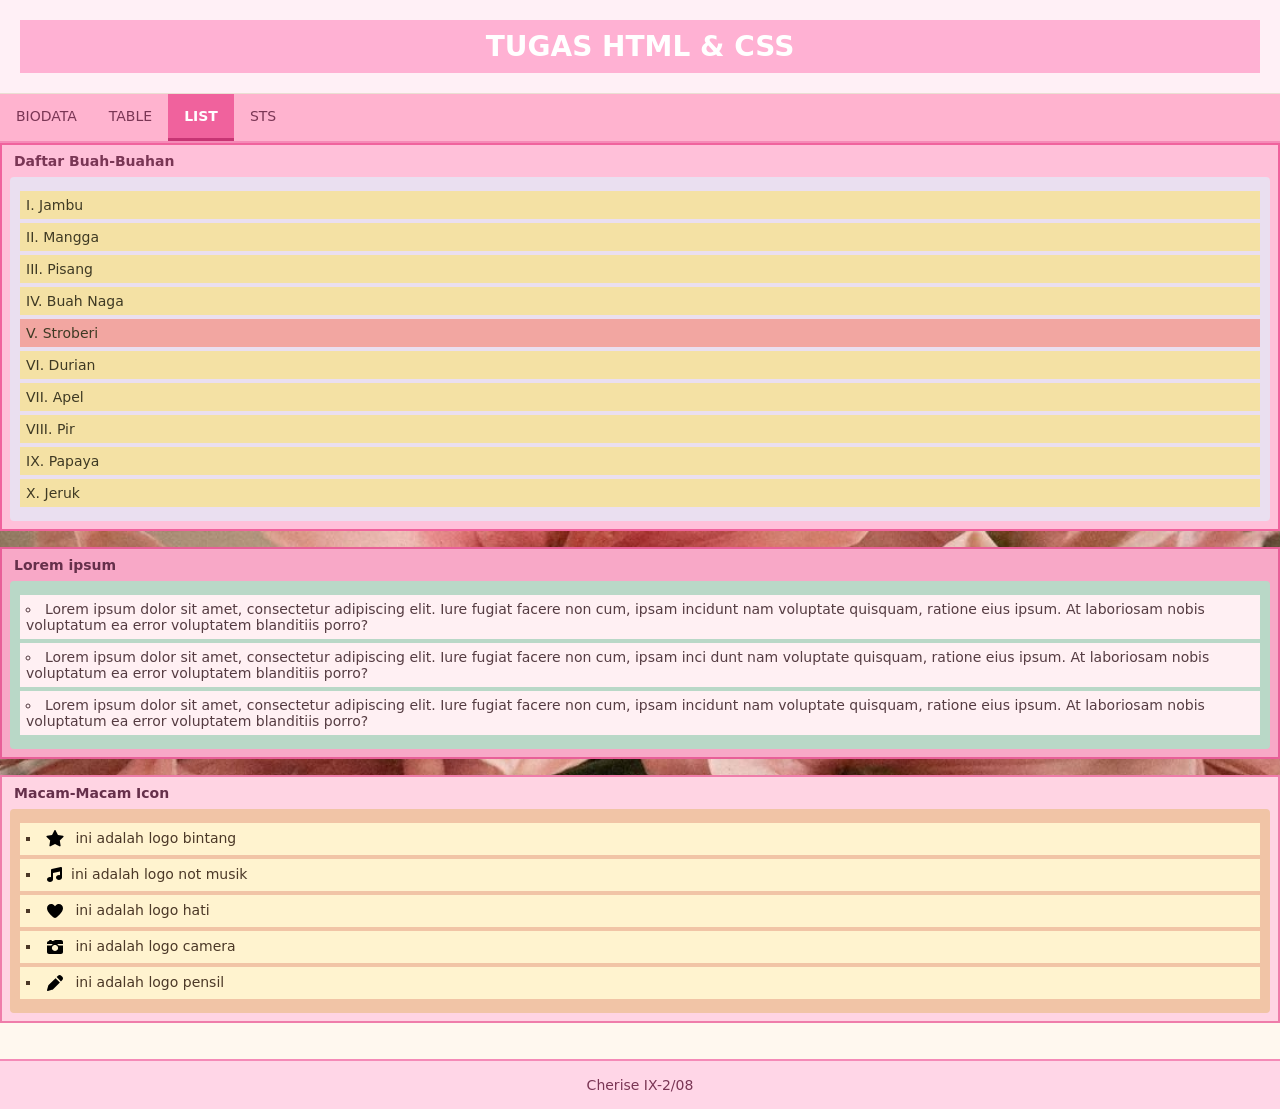
<file: list.html>
<!DOCTYPE html>
<html lang="id">
    <head>
        <title>Layout Website</title>

        <link rel="stylesheet" href="list.css">
        <link rel="stylesheet" href="index.css">
    </head>
    <body>
        <!--Membuat Header-->
        <div class="header">
            <h1>TUGAS HTML & CSS</h1>
        </div>
        <!--Membuat Menu-->
        <nav class="topnav" aria-label="Navigasi utama">
                <a href="index.html">BIODATA</a>
                <a href="table.html">TABLE</a>
                <a href="list.html" aria-current="page">LIST</a>
                <a href="sts.html">STS</a>
        </nav>

   <!--Membuat Content List-->
   <main class="content">
   <section class="list-section">
   <h4>Daftar Buah-Buahan</h4>
    <ol class="buah">
       <li>Jambu</li>
       <li>Mangga</li>
       <li>Pisang</li>
       <li>Buah Naga</li>
       <li class="stroberi">Stroberi</li>
       <li>Durian</li>
       <li>Apel</li>
       <li>Pir</li>
       <li>Papaya</li>
       <li>Jeruk</li>
   </ol>
   </section>

   <section class="list-section">
   <h4>Lorem ipsum</h4>
    <ul class="lorem">
        <li>Lorem ipsum dolor sit amet, consectetur adipiscing elit. Iure fugiat facere non cum, ipsam incidunt nam voluptate quisquam, ratione eius ipsum. At laboriosam nobis voluptatum ea error voluptatem blanditiis porro?</li>
        <li>Lorem ipsum dolor sit amet, consectetur adipiscing elit. Iure fugiat facere non cum, ipsam inci dunt nam voluptate quisquam, ratione eius ipsum. At laboriosam nobis voluptatum ea error voluptatem blanditiis porro?</li>
        <li>Lorem ipsum dolor sit amet, consectetur adipiscing elit. Iure fugiat facere non cum, ipsam incidunt nam voluptate quisquam, ratione eius ipsum. At laboriosam nobis voluptatum ea error voluptatem blanditiis porro?</li>
   </ul>
   </section>

   <section class="list-section">
   <h4>Macam-Macam Icon</h4>
    <ul class="icon">
        <li>
          <svg xmlns="http://www.w3.org/2000/svg" viewBox="0 0 640 640"><!--!Font Awesome Free v7.3.1 by @fontawesome - https://fontawesome.com License - https://fontawesome.com/license/free Copyright 2026 Fonticons, Inc.--><path d="M341.5 45.1C337.4 37.1 329.1 32 320.1 32C311.1 32 302.8 37.1 298.7 45.1L225.1 189.3L65.2 214.7C56.3 216.1 48.9 222.4 46.1 231C43.3 239.6 45.6 249 51.9 255.4L166.3 369.9L141.1 529.8C139.7 538.7 143.4 547.7 150.7 553C158 558.3 167.6 559.1 175.7 555L320.1 481.6L464.4 555C472.4 559.1 482.1 558.3 489.4 553C496.7 547.7 500.4 538.8 499 529.8L473.7 369.9L588.1 255.4C594.5 249 596.7 239.6 593.9 231C591.1 222.4 583.8 216.1 574.8 214.7L415 189.3L341.5 45.1z"/></svg> ini adalah logo bintang
        </li>
        <li><svg xmlns="http://www.w3.org/2000/svg" viewBox="0 0 640 640"><!--!Font Awesome Free v7.3.1 by @fontawesome - https://fontawesome.com License - https://fontawesome.com/license/free Copyright 2026 Fonticons, Inc.--><path d="M532 71C539.6 77.1 544 86.3 544 96L544 400C544 444.2 501 480 448 480C395 480 352 444.2 352 400C352 355.8 395 320 448 320C459.2 320 470 321.6 480 324.6L480 207.9L256 257.7L256 464C256 508.2 213 544 160 544C107 544 64 508.2 64 464C64 419.8 107 384 160 384C171.2 384 182 385.6 192 388.6L192 160C192 145 202.4 132 217.1 128.8L505.1 64.8C514.6 62.7 524.5 65 532.1 71.1z"/></svg>ini adalah logo not musik</li>
        <li><svg xmlns="http://www.w3.org/2000/svg" viewBox="0 0 640 640"><!--!Font Awesome Free v7.3.1 by @fontawesome - https://fontawesome.com License - https://fontawesome.com/license/free Copyright 2026 Fonticons, Inc.--><path d="M305 151.1L320 171.8L335 151.1C360 116.5 400.2 96 442.9 96C516.4 96 576 155.6 576 229.1L576 231.7C576 343.9 436.1 474.2 363.1 529.9C350.7 539.3 335.5 544 320 544C304.5 544 289.2 539.4 276.9 529.9C203.9 474.2 64 343.9 64 231.7L64 229.1C64 155.6 123.6 96 197.1 96C239.8 96 280 116.5 305 151.1z"/></svg> ini adalah logo hati</li>
        <li><svg xmlns="http://www.w3.org/2000/svg" viewBox="0 0 640 640"><!--!Font Awesome Free v7.3.1 by @fontawesome - https://fontawesome.com License - https://fontawesome.com/license/free Copyright 2026 Fonticons, Inc.--><path d="M64 480L64 272L200.2 272C213.7 251.8 232.2 235.2 253.9 224L64 224L64 189.7C64 154.4 92.7 125.7 128 125.7L128.1 125.7C129.3 109.1 143.1 96 160 96L192 96C208.9 96 222.7 109.1 223.9 125.7L256 125.7L307.2 101.9C315.6 98 324.8 95.9 334.1 95.9L512 96C547.3 96 576 124.7 576 160L576 224L386 224C407.7 235.2 426.2 251.8 439.7 272L575.9 272L575.9 480C575.9 515.3 547.2 544 511.9 544L128 544C92.7 544 64 515.3 64 480zM320 256C284.9 254.9 252.1 272.9 234.2 303.1C216.3 333.3 216.3 370.8 234.2 401C252.1 431.2 284.9 449.2 320 448.1C355.1 449.2 387.9 431.2 405.8 401C423.7 370.8 423.7 333.3 405.8 303.1C387.9 272.9 355.1 254.9 320 256z"/></svg> ini adalah logo camera</li>
        <li><svg xmlns="http://www.w3.org/2000/svg" viewBox="0 0 640 640"><!--!Font Awesome Free v7.3.1 by @fontawesome - https://fontawesome.com License - https://fontawesome.com/license/free Copyright 2026 Fonticons, Inc.--><path d="M416.9 85.2L372 130.1L509.9 268L554.8 223.1C568.4 209.6 576 191.2 576 172C576 152.8 568.4 134.4 554.8 120.9L519.1 85.2C505.6 71.6 487.2 64 468 64C448.8 64 430.4 71.6 416.9 85.2zM338.1 164L122.9 379.1C112.2 389.8 104.4 403.2 100.3 417.8L64.9 545.6C62.6 553.9 64.9 562.9 71.1 569C77.3 575.1 86.2 577.5 94.5 575.2L222.3 539.7C236.9 535.6 250.2 527.9 261 517.1L476 301.9L338.1 164z"/></svg> ini adalah logo pensil</li>
    </ul>
   </section>
   </main>

   <!--Membuat Footer-->
   <footer class="footer">
       <p>Cherise IX-2/08</p>
   </footer>

    </body>
</html>
</file>
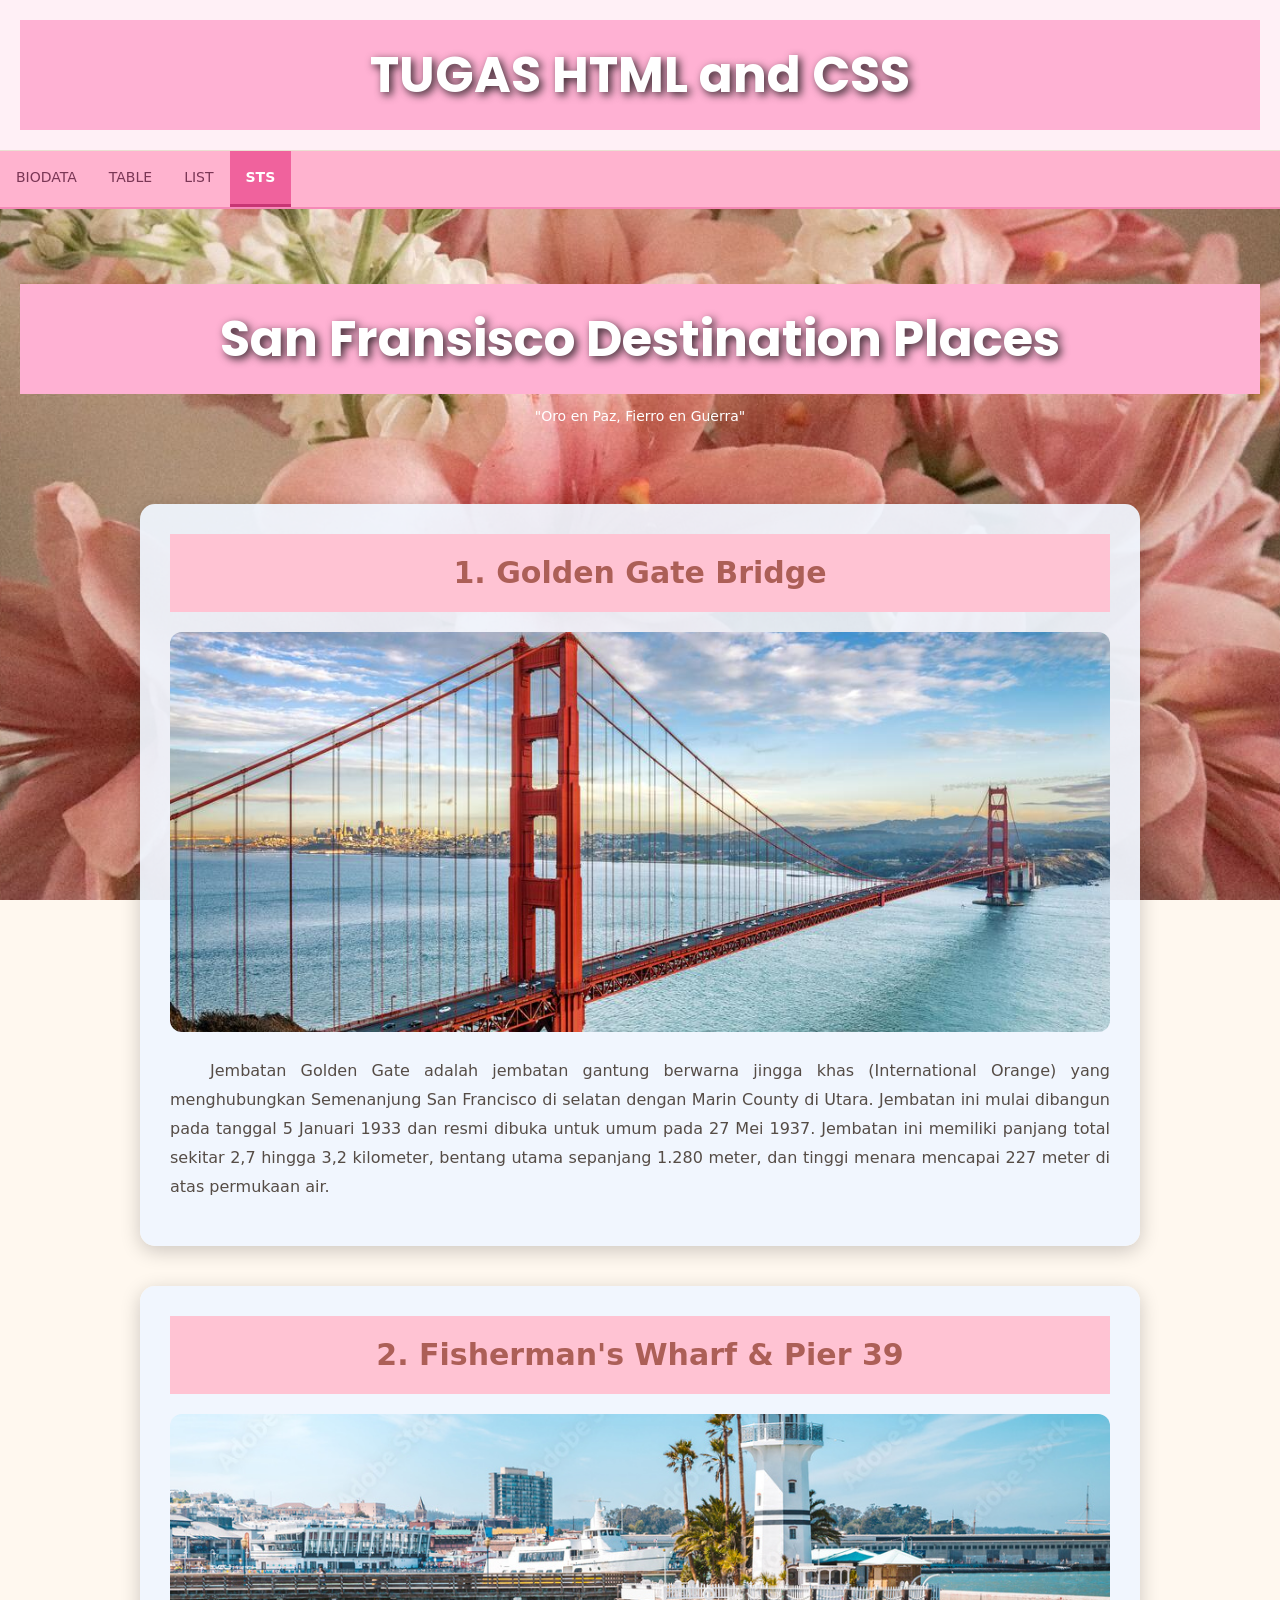
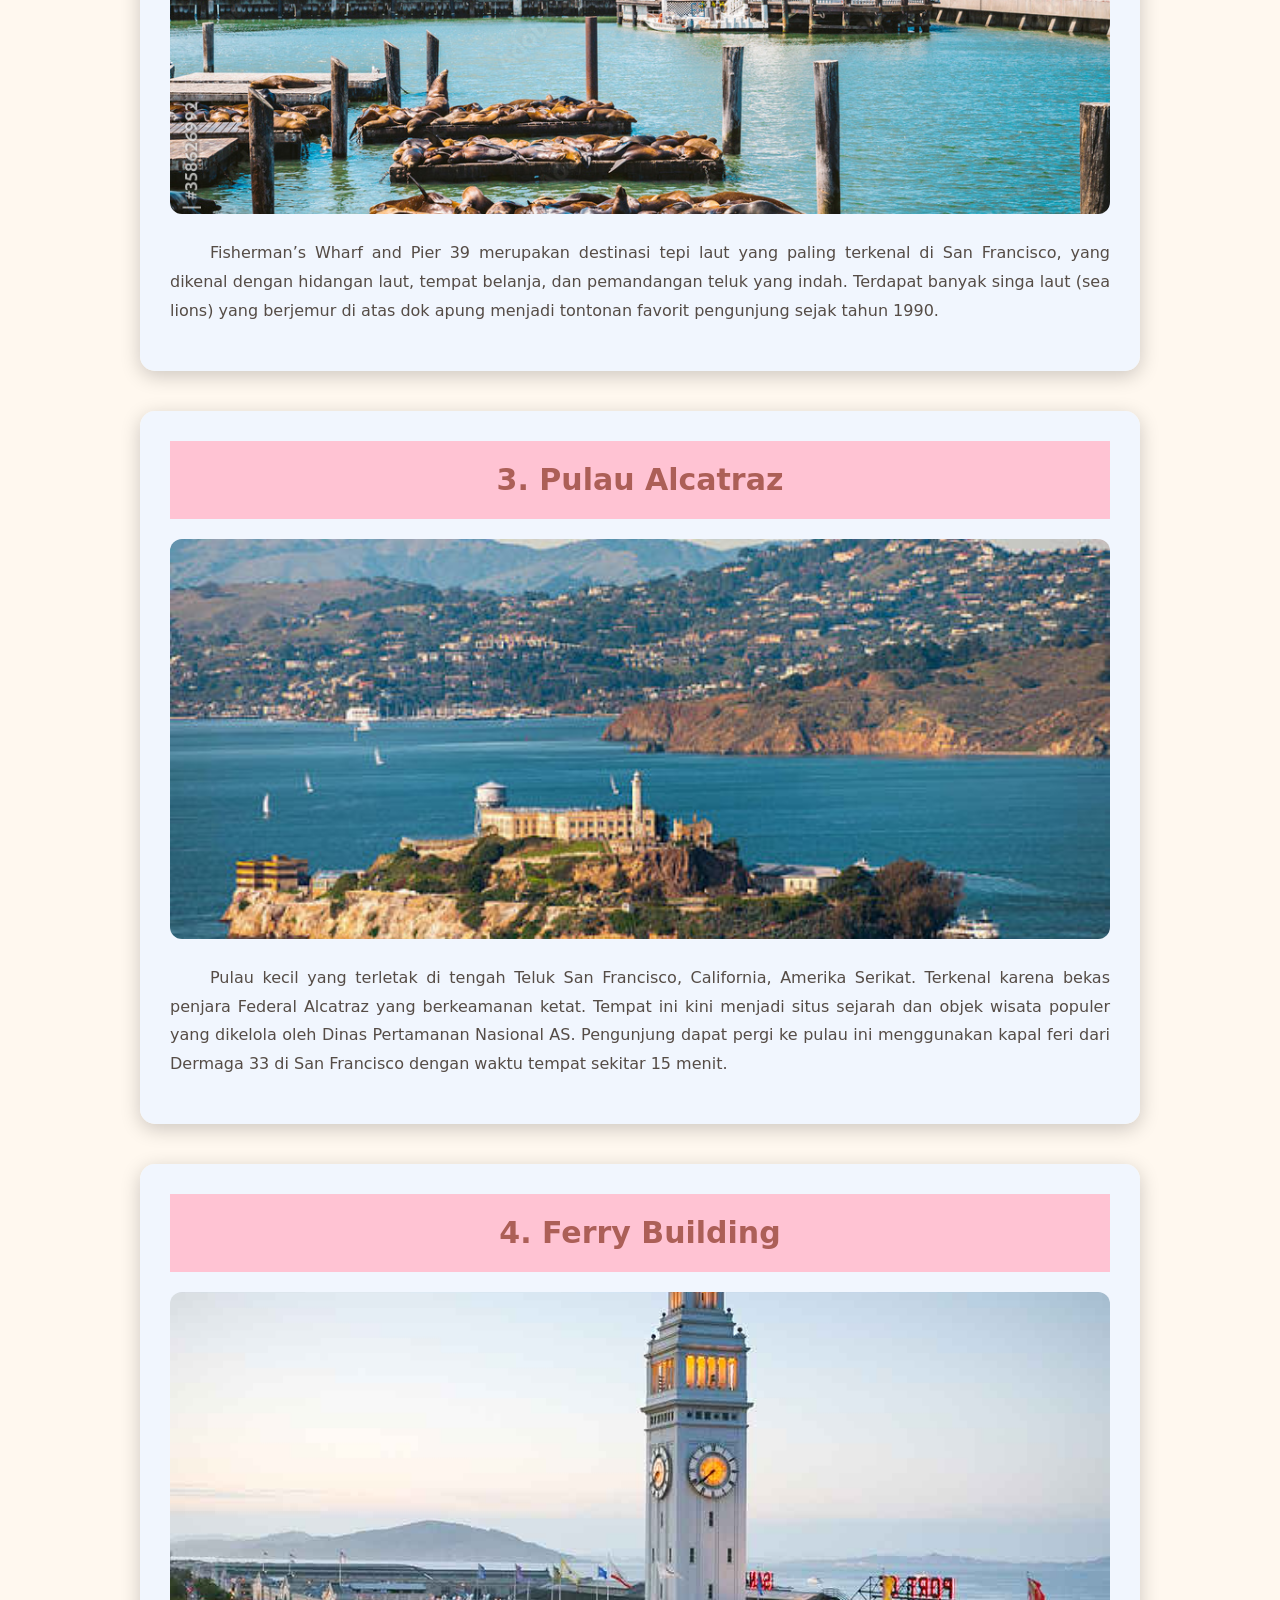
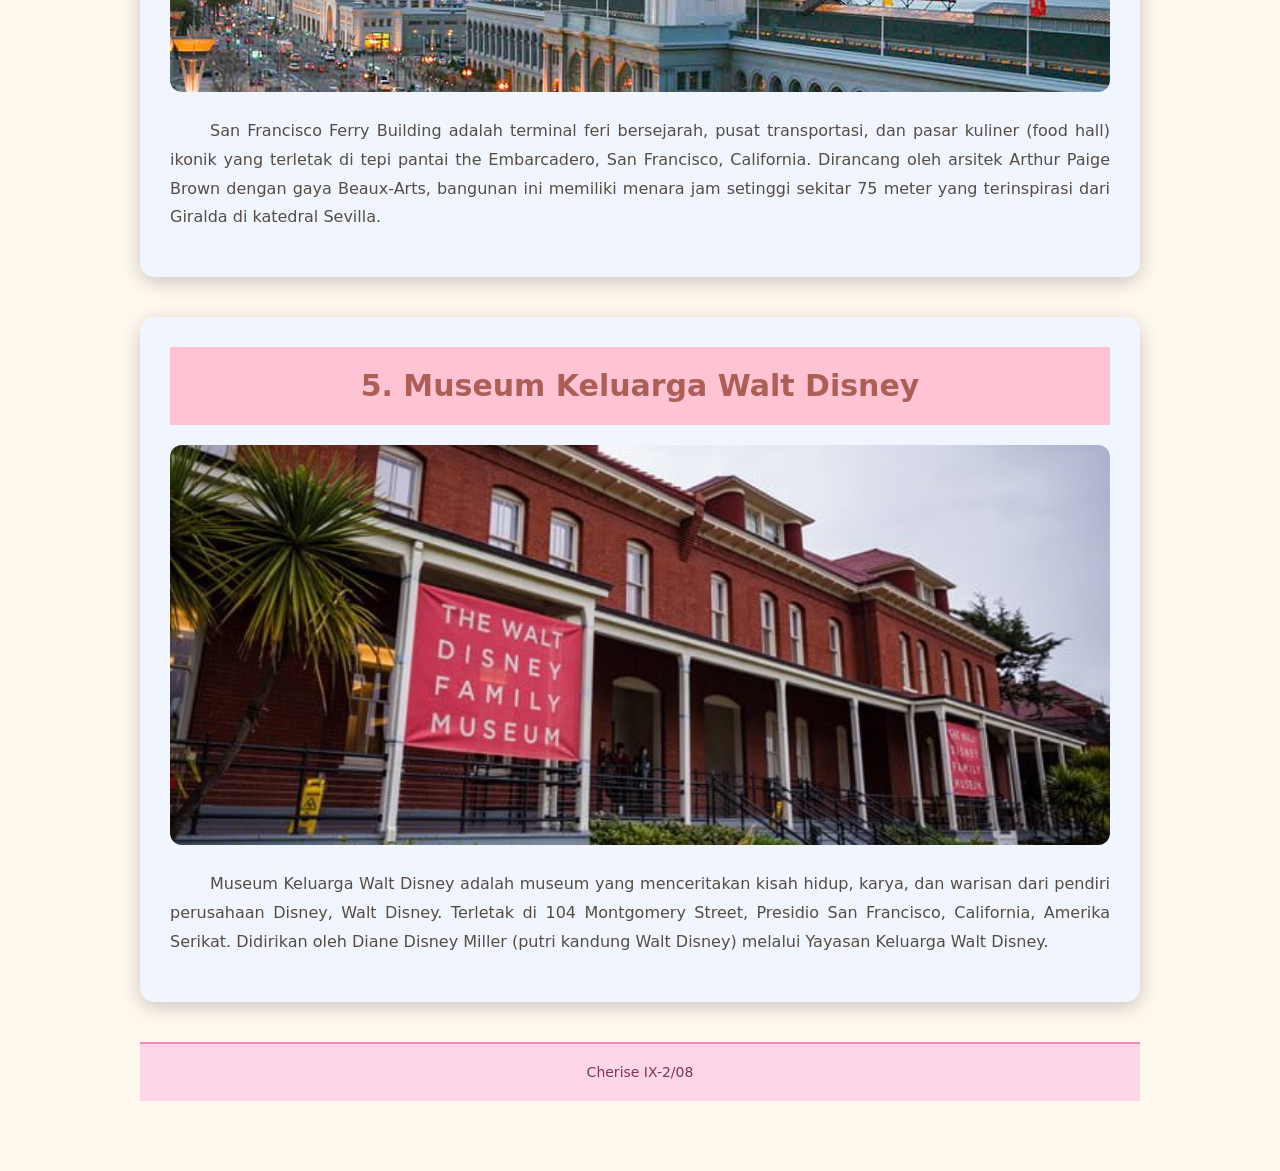
<file: sts.html>
<!DOCTYPE html>
<html lang="en">
<head>
    <meta charset="UTF-8">
    <meta name="viewport" content="width=device-width, initial-scale=1.0">
    <title>San Fransisco Destination Places</title>
    <link rel="preconnect" href="https://fonts.googleapis.com">
    <link rel="preconnect" href="https://fonts.gstatic.com" crossorigin>
    <link href="https://fonts.googleapis.com/css2?family=Poppins:wght@400;500;600;700&display=swap" rel="stylesheet">
    <link rel="stylesheet" href="sts.css">
    <link rel="stylesheet" href="index.css">
</head>

<body>
    <header class="header">
        <h1>TUGAS HTML and CSS</h1>
    </header>

    <nav class="topnav" aria-label="Navigasi utama">
        <a href="index.html">BIODATA</a>
        <a href="table.html">TABLE</a>
        <a href="list.html">LIST</a>
        <a href="sts.html" aria-current="page">STS</a>
    </nav>
<header class="judul-banner">
        <h1>San Fransisco Destination Places</h1>
        <p>"Oro en Paz, Fierro en Guerra"</p>
    </header>
    <main>
        <section class="wisata">

            <h2>1. Golden Gate Bridge</h2>

            <img src="sf.jpg"
                 alt="Golden Gate Bridge"
                 class="gambar-wisata">

        </p>

            <p>
              Jembatan Golden Gate adalah jembatan gantung berwarna jingga khas (International Orange) yang menghubungkan Semenanjung San Francisco di selatan dengan Marin County di Utara. Jembatan ini mulai dibangun pada tanggal 5 Januari 1933 dan resmi dibuka untuk umum pada 27 Mei 1937. Jembatan ini memiliki panjang total sekitar 2,7 hingga 3,2 kilometer, bentang utama sepanjang 1.280 meter, dan tinggi menara mencapai 227 meter di atas permukaan air. 
            </p>

        </section>

        <section class="wisata">

            <h2>2. Fisherman's Wharf & Pier 39</h2>

            <img src="fishermans.jpg"
                 alt="Fisherman's Wharf dan Pier 39"
                 class="gambar-wisata">

            <p>
               Fisherman’s Wharf and Pier 39 merupakan destinasi tepi laut yang paling terkenal di San Francisco, yang dikenal dengan hidangan laut, tempat belanja, dan pemandangan teluk yang indah. Terdapat banyak singa laut (sea lions) yang berjemur di atas dok apung menjadi tontonan favorit pengunjung sejak tahun 1990. 
            </p>

        </section>

        <section class="wisata">

            <h2>3. Pulau Alcatraz</h2>

            <img src="alcatraz.jpg"
                 alt="Pulau Alcatraz"
                 class="gambar-wisata">

            <p>
               Pulau kecil yang terletak di tengah Teluk San Francisco, California, Amerika Serikat. Terkenal karena bekas penjara Federal Alcatraz yang berkeamanan ketat. Tempat ini kini menjadi situs sejarah dan objek wisata populer yang dikelola oleh Dinas Pertamanan Nasional AS. Pengunjung dapat pergi ke pulau ini menggunakan kapal feri dari Dermaga 33 di San Francisco dengan waktu tempat sekitar 15 menit. 
            </p>

        </section>

        <section class="wisata">

            <h2>4. Ferry Building</h2>

            <img src="ferry.jpg"
                 alt="Ferry Building San Francisco"
                 class="gambar-wisata">

            <p>
               San Francisco Ferry Building adalah terminal feri bersejarah, pusat transportasi, dan pasar kuliner (food hall) ikonik yang terletak di tepi pantai the Embarcadero, San Francisco, California. Dirancang oleh arsitek Arthur Paige Brown dengan gaya Beaux-Arts, bangunan ini memiliki menara jam setinggi sekitar 75 meter yang terinspirasi dari Giralda di katedral Sevilla. 
            </p>

        </section>

        <section class="wisata">

            <h2>5. Museum Keluarga Walt Disney</h2>

            <img src="disney museum.jpg"
                 alt="Museum Keluarga Walt Disney"
                 class="gambar-wisata">

            <p>
                Museum Keluarga Walt Disney adalah museum yang menceritakan kisah hidup, karya, dan warisan dari pendiri perusahaan Disney, Walt Disney. Terletak di 104 Montgomery Street, Presidio San Francisco, California, Amerika Serikat. Didirikan oleh Diane Disney Miller (putri kandung Walt Disney) melalui Yayasan Keluarga Walt Disney. 
            </p>
        </section>
    </script>
    <!--Membuat Footer-->
        <footer class="footer">
            <p>Cherise IX-2/08</p>
        </footer>
</body>
</html>
</file>
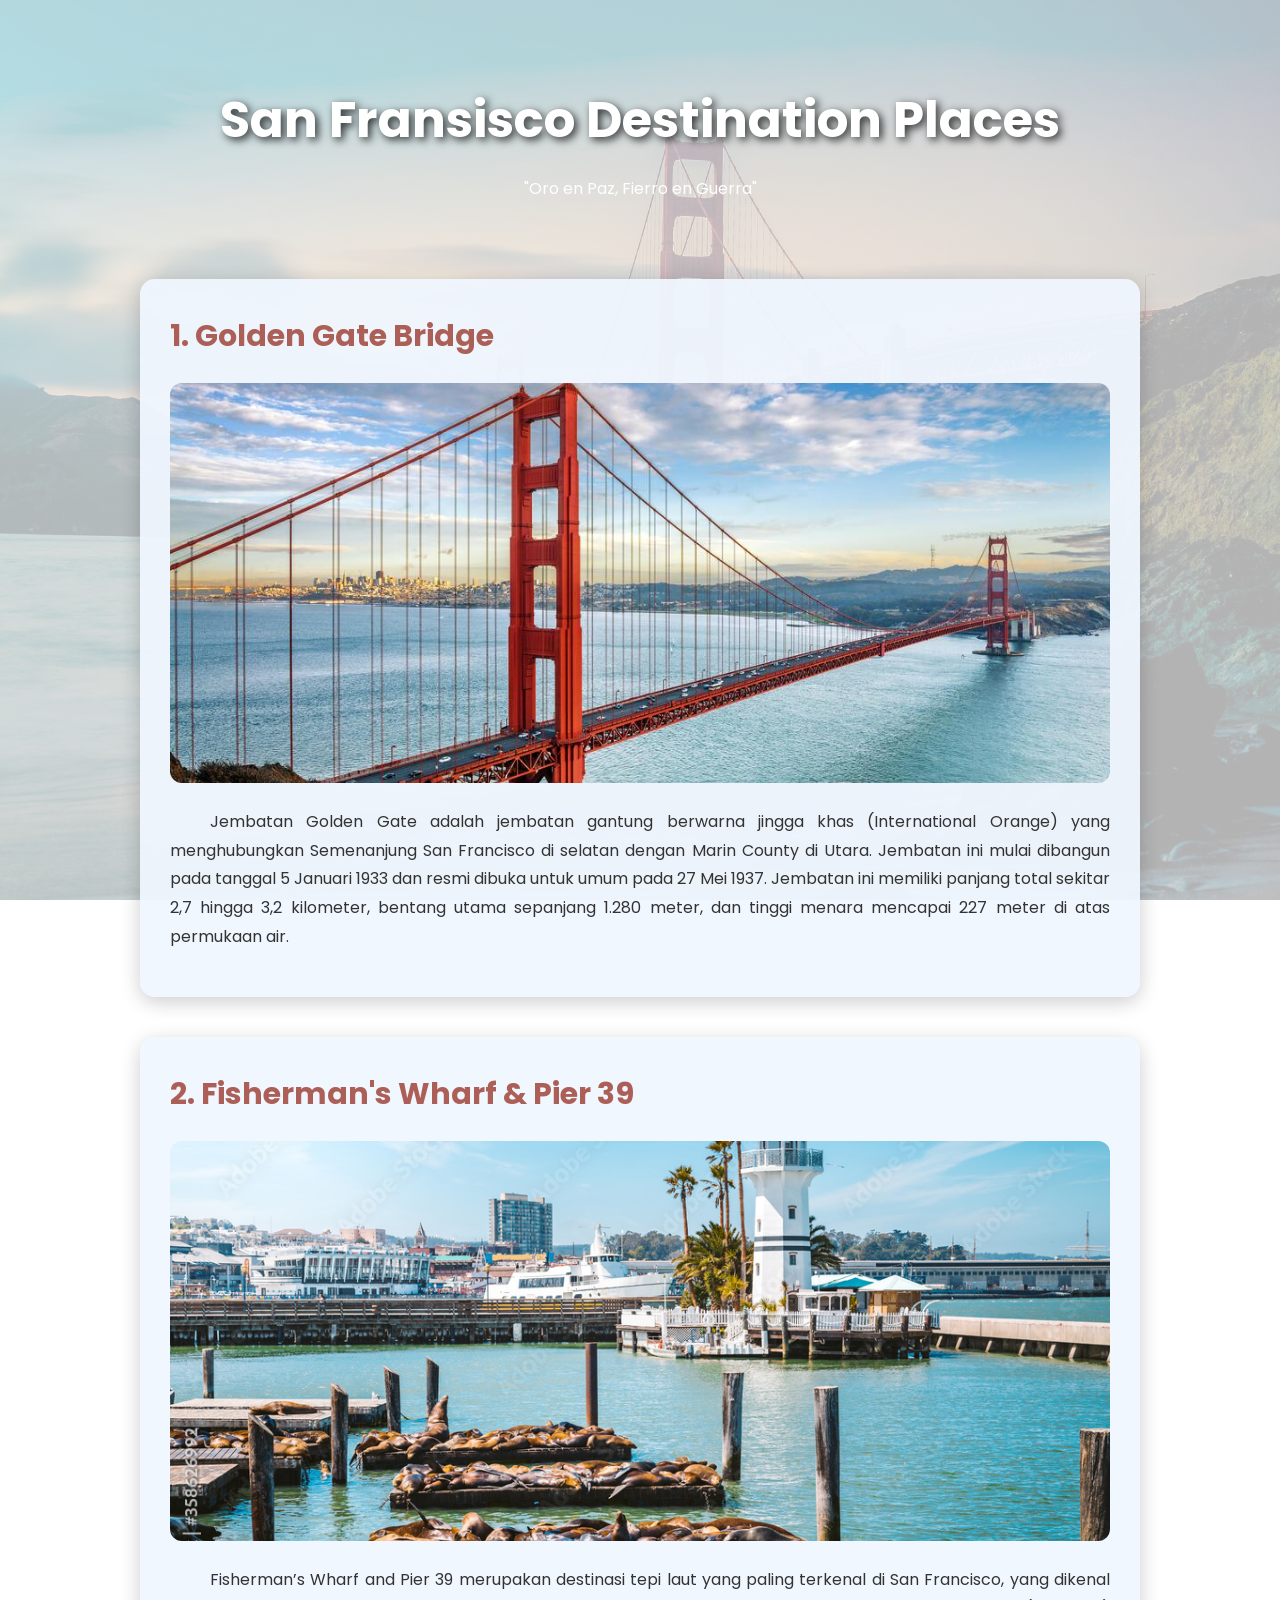
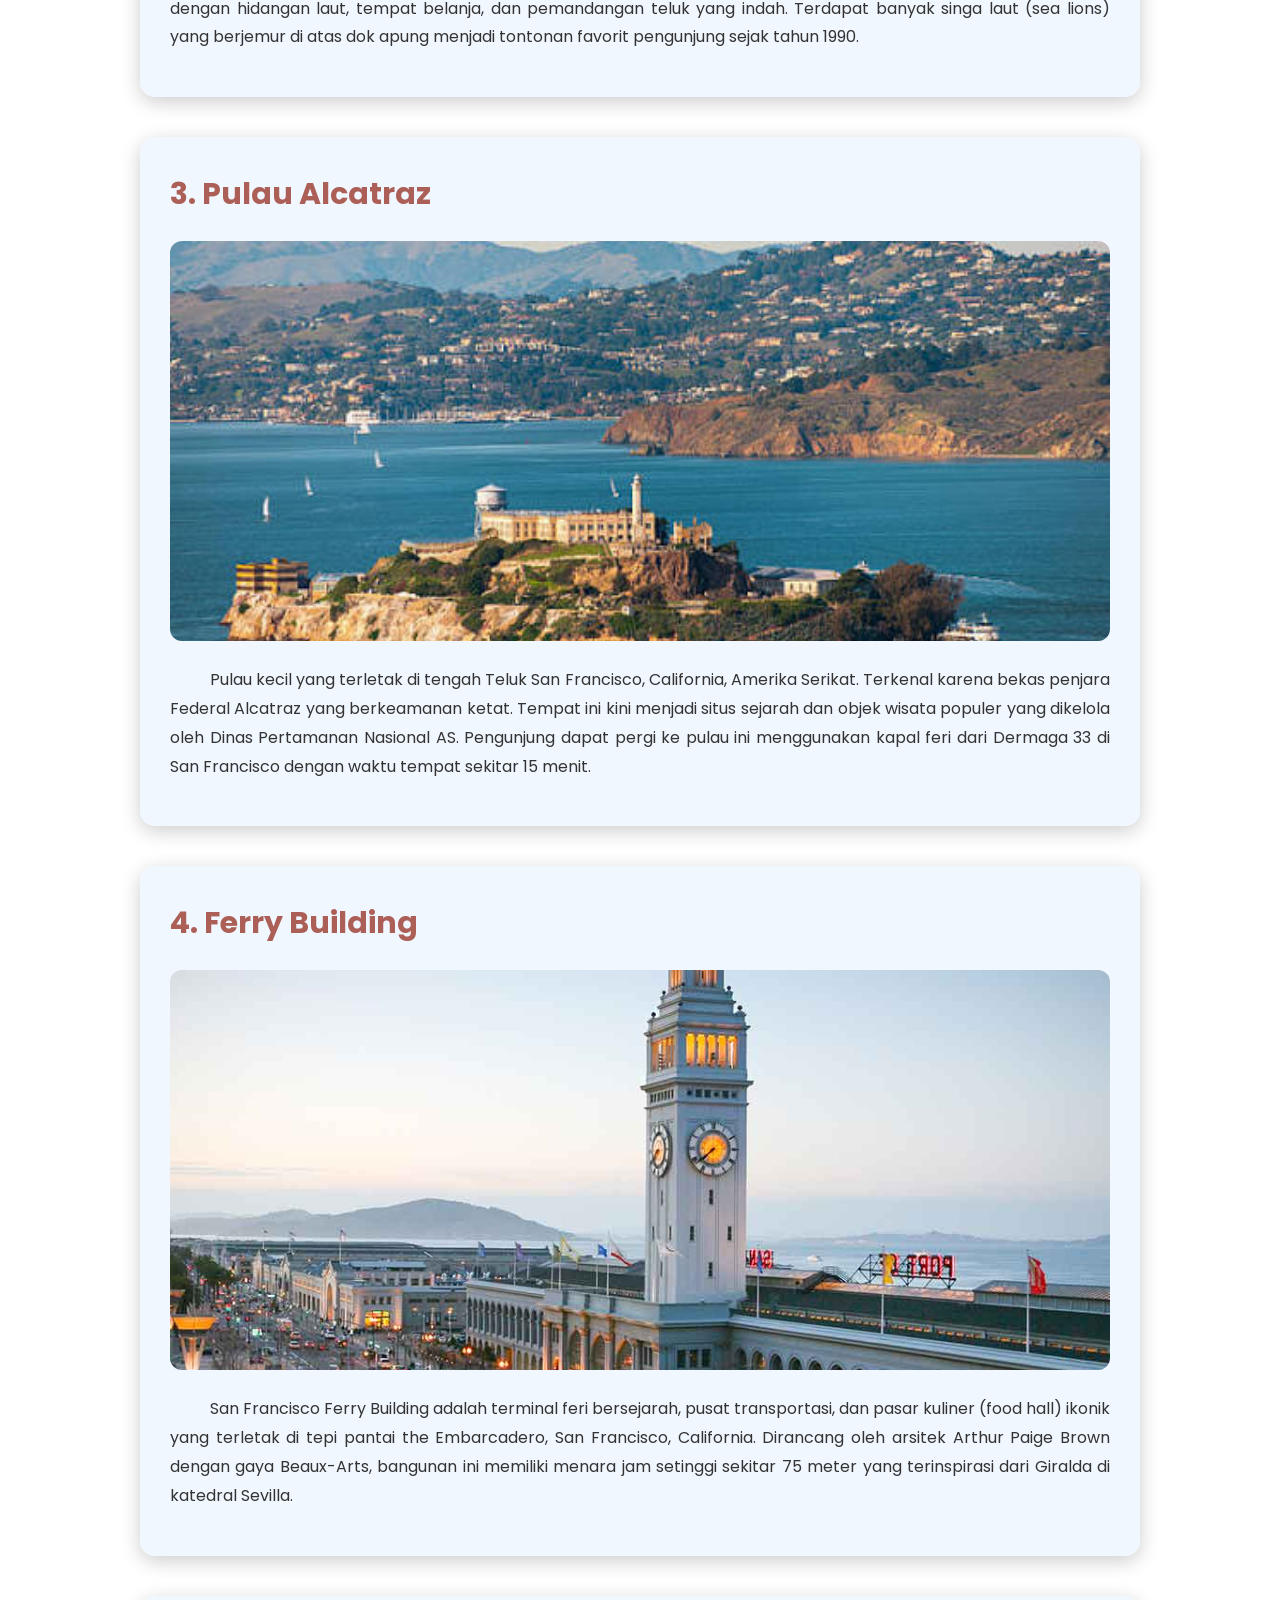
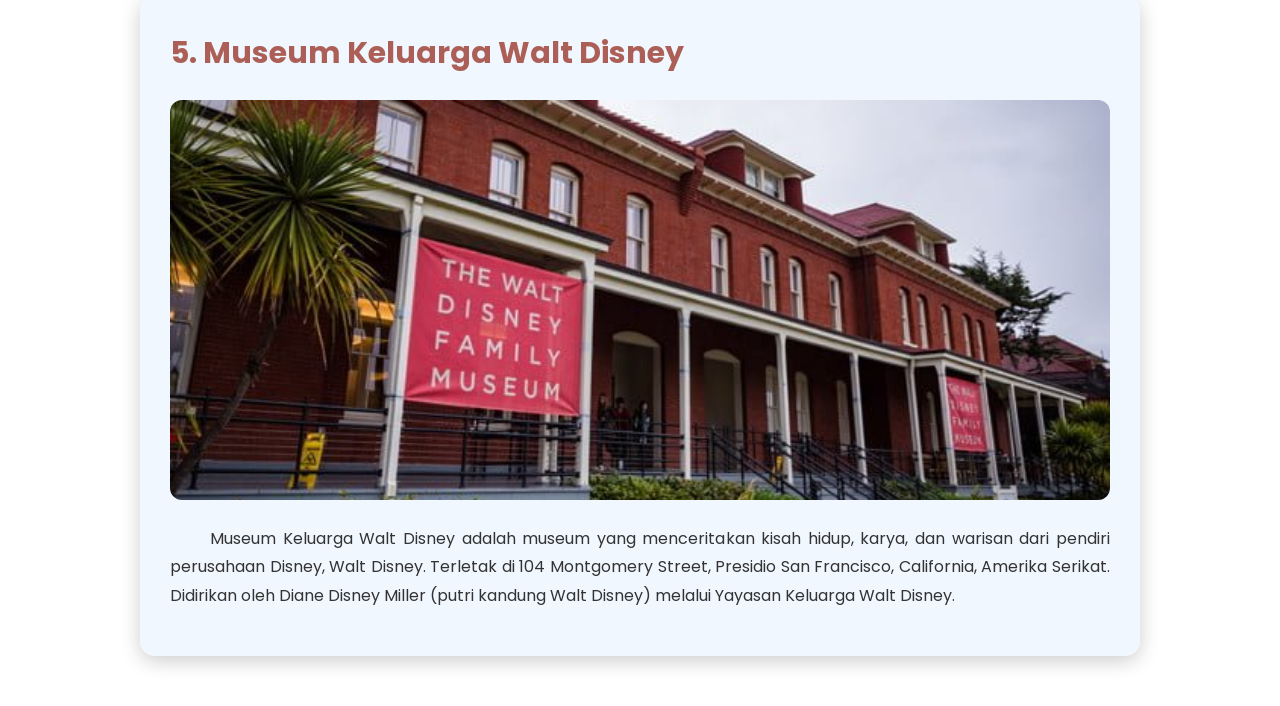
<file: sts_92_8.html>
<!DOCTYPE html>
<html lang="id">
<head>
    <meta charset="UTF-8">
    <meta name="viewport" content="width=device-width, initial-scale=1.0">
    <title>San Fransisco Destination Places</title>
    <link rel="stylesheet" href="sts_92_8.css">

    <link rel="preconnect" href="https://fonts.googleapis.com">
    <link rel="preconnect" href="https://fonts.gstatic.com" crossorigin>
    <link href="https://fonts.googleapis.com/css2?family=Poppins:wght@400;500;600;700&display=swap" rel="stylesheet">
</head>

<body>
<header class="judul-banner">
        <h1>San Fransisco Destination Places</h1>
        <p>"Oro en Paz, Fierro en Guerra"</p>
    </header>
</head>
<body>
    <main>
        <section class="wisata">

            <h2>1. Golden Gate Bridge</h2>

            <img src="sf.jpg"
                 alt="Golden Gate Bridge"
                 class="gambar-wisata">

        </p>

            <p>
              Jembatan Golden Gate adalah jembatan gantung berwarna jingga khas (International Orange) yang menghubungkan Semenanjung San Francisco di selatan dengan Marin County di Utara. Jembatan ini mulai dibangun pada tanggal 5 Januari 1933 dan resmi dibuka untuk umum pada 27 Mei 1937. Jembatan ini memiliki panjang total sekitar 2,7 hingga 3,2 kilometer, bentang utama sepanjang 1.280 meter, dan tinggi menara mencapai 227 meter di atas permukaan air. 
            </p>

        </section>

        <section class="wisata">

            <h2>2. Fisherman's Wharf & Pier 39</h2>

            <img src="fishermans.jpg"
                 alt="Fisherman's Wharf dan Pier 39"
                 class="gambar-wisata">

            <p>
               Fisherman’s Wharf and Pier 39 merupakan destinasi tepi laut yang paling terkenal di San Francisco, yang dikenal dengan hidangan laut, tempat belanja, dan pemandangan teluk yang indah. Terdapat banyak singa laut (sea lions) yang berjemur di atas dok apung menjadi tontonan favorit pengunjung sejak tahun 1990. 
            </p>

        </section>

        <section class="wisata">

            <h2>3. Pulau Alcatraz</h2>

            <img src="alcatraz.jpg"
                 alt="Pulau Alcatraz"
                 class="gambar-wisata">

            <p>
               Pulau kecil yang terletak di tengah Teluk San Francisco, California, Amerika Serikat. Terkenal karena bekas penjara Federal Alcatraz yang berkeamanan ketat. Tempat ini kini menjadi situs sejarah dan objek wisata populer yang dikelola oleh Dinas Pertamanan Nasional AS. Pengunjung dapat pergi ke pulau ini menggunakan kapal feri dari Dermaga 33 di San Francisco dengan waktu tempat sekitar 15 menit. 
            </p>

        </section>

        <section class="wisata">

            <h2>4. Ferry Building</h2>

            <img src="ferry.jpg"
                 alt="Ferry Building San Francisco"
                 class="gambar-wisata">

            <p>
               San Francisco Ferry Building adalah terminal feri bersejarah, pusat transportasi, dan pasar kuliner (food hall) ikonik yang terletak di tepi pantai the Embarcadero, San Francisco, California. Dirancang oleh arsitek Arthur Paige Brown dengan gaya Beaux-Arts, bangunan ini memiliki menara jam setinggi sekitar 75 meter yang terinspirasi dari Giralda di katedral Sevilla. 
            </p>

        </section>

        <section class="wisata">

            <h2>5. Museum Keluarga Walt Disney</h2>

            <img src="disney museum.jpg"
                 alt="Museum Keluarga Walt Disney"
                 class="gambar-wisata">

            <p>
                Museum Keluarga Walt Disney adalah museum yang menceritakan kisah hidup, karya, dan warisan dari pendiri perusahaan Disney, Walt Disney. Terletak di 104 Montgomery Street, Presidio San Francisco, California, Amerika Serikat. Didirikan oleh Diane Disney Miller (putri kandung Walt Disney) melalui Yayasan Keluarga Walt Disney. 
            </p>
        </section>
</body>
</html>
</file>
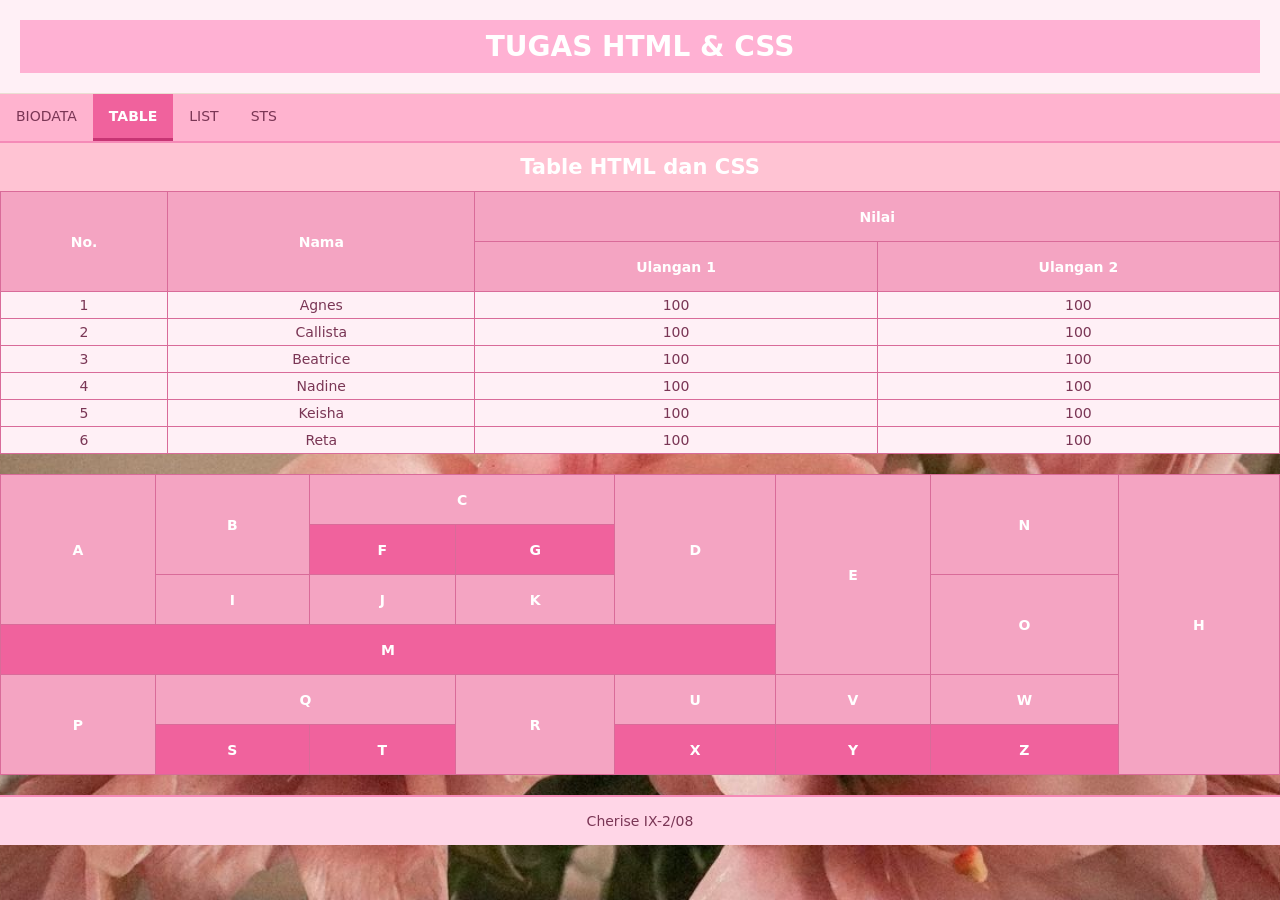
<file: table.html>
<!DOCTYPE html>
<html>
    <head>
        <title>Table HTML and CSS</title>
        <link rel="stylesheet" href="table.css">
        <link rel="stylesheet" href="index.css">
    </head>
    <body>
        <!--Membuat Header-->
        <div class="header">
            <h1>TUGAS HTML & CSS</h1>
        </div>
        <!--Membuat Menu-->
        <nav class="topnav" aria-label="Navigasi utama">
                <a href="index.html">BIODATA</a>
                <a href="table.html" aria-current="page">TABLE</a>
                <a href="list.html">LIST</a>
                <a href="sts.html">STS</a>
        </nav>
    <main>
        <h2>Table HTML dan CSS</h2>
        <table>
            <tr>
                <th rowspan="2" class="hover">No.</th>
                <th rowspan="2" class="hover">Nama</th>
                <th rowspan="1" colspan="2" class="hover">Nilai</th>
            </tr>
            <tr>
                <th class="hover">Ulangan 1</th>
                <th class="hover">Ulangan 2</th>
            </tr>
            <tr>
                <td class="hover">1</td>
                <td class="hover">Agnes</td>
                <td class="hover">100</td>
                <td class="hover">100</td>
            </tr>
            <tr>
                <td class="hover">2</td>
                <td class="hover">Callista</td>
                <td class="hover">100</td>
                <td class="hover">100</td>
            </tr>
            <tr>
                <td class="hover">3</td>
                <td class="hover">Beatrice</td>
                <td class="hover">100</td>
                <td class="hover">100</td>
            </tr>
            <tr>
                <td class="hover">4</td>
                <td class="hover">Nadine</td>
                <td class="hover">100</td>
                <td class="hover">100</td>
            </tr>
            <tr>
                <td class="hover">5</td>
                <td class="hover">Keisha</td>
                <td class="hover">100</td>
                <td class="hover">100</td>
            </tr>
            <tr>
                <td class="hover">6</td>
                <td class="hover">Reta</td>
                <td class="hover">100</td>
                <td class="hover">100</td>
            </tr>
        </table>
        <table>
            <tr>
                <th rowspan="3" class="warni"> A </th>
                <th rowspan="2" class="warni"> B </th>
                <th colspan="2" class="warni"> C </th>
                <th rowspan="3" class="warni"> D </th>
                <th rowspan="4" class="warni"> E </th>
                <th rowspan="2" class="warni"> N </th>
                <th rowspan="6" class="warni"> H </th>
            </tr>
            <tr>
                <th rowspan="1" class="warna"> F </th>
                <th class="warna"> G </th>
            </tr>
            <tr>
                <th class="warni"> I </th>
                <th class="warni"> J </th>
                <th class="warni"> K </th>
                <th rowspan="2" class="warni"> O </th>
            </tr>
            <tr>
                <th colspan="5" class="warna"> M </th>
            </tr>
            <tr>
                <th rowspan="2" class="warni"> P </th>
                <th colspan="2" class="warni"> Q </th>
                <th rowspan="2" class="warni"> R </th>
                <th class="warni"> U </th>
                <th class="warni"> V </th>
                <th class="warni"> W </th>
            </tr>
            <tr>
                <th class="warna"> S </th>
                <th class="warna"> T </th>
                <th class="warna"> X </th>
                <th class="warna"> Y </th>
                <th class="warna"> Z </th>
            </tr>
        </table>
         <!--Membuat Footer-->
        <footer class="footer">
            <p>Cherise IX-2/08</p>
        </footer>

    </main>
</body>
</html>
</file>
<file: list.css>
* {
    box-sizing: border-box;
}

body {
    margin: 0;
    min-height: 100vh;
    background-color: #fff8ef;
    font-family: system-ui, -apple-system, BlinkMacSystemFont, 'Segoe UI', Roboto, Oxygen, Ubuntu, Cantarell, 'Open Sans', 'Helvetica Neue', sans-serif;
    font-size: 14px;
    display: flex;
    flex-direction: column;
}

.header {
    background-color: white;
    padding: 20px;
    text-align: center;
    color: #554c46;
    border-bottom: 1px solid #eadfd3;
}

.header h1 {
    margin: 0;
}

.content {
   width: 100%;
   margin: 0;
    flex: 1;
}

.list-section {
    margin-bottom: 16px;
   padding: 8px;
}

.list-section:nth-child(1) {
   background-color: #ffc0d9;
   border: 2px solid #f0629d;
   color: #7a3655;
}

.list-section:nth-child(2) {
   background-color: #f8a8c7;
   border: 2px solid #e85f98;
   color: #66304b;
}

.list-section:nth-child(3) {
   background-color: #ffd4e3;
   border: 2px solid #ef7daa;
   color: #66304b;
}

.list-section h4 {
   margin: 0;
   padding: 0 4px 8px;
}

ol.buah {
    list-style-type: upper-roman;
    list-style-position: inside;
}

ul.lorem {
    list-style-type: circle;
    list-style-position: inside;
}

ul.icon {
    list-style-type: square;
    list-style-position: inside;
}

ol.buah,
ul.lorem,
ul.icon {
    margin: 0;
    padding: 10px;
    border-radius: 4px;
}

.buah {
   background-color: #eadff0;
}

.buah li,
.lorem li,
.icon li {
    margin: 4px 0;
    padding: 6px;
}

.buah li {
   background-color: #f4e1a4;
   color: #3f3a24;
}

.buah li:nth-child(5) {
   background-color: #f2a6a1;
}

.lorem {
   background-color: #b9d8c7;
}

.lorem li {
   background-color: #fff0f3;
   color: #553c42;
}

.icon {
   background-color: #f1c4a6;
}

.icon li {
   background-color: #fff3cf;
   color: #4b3827;
}

.icon svg {
    width: 20px;
    height: 20px;
    margin-right: 6px;
    vertical-align: middle;
}

@media (max-width: 480px) {
    .content {
        width: 100%;
        margin: 16px 0 0;
    }

    ol.buah,
    ul.lorem,
    ul.icon {
        padding-left: 8px;
    }
}
</file>
<file: index.css>
* {
    box-sizing: border-box;
}

body {
    margin: 0;
    min-height: 100vh;
    background: #fff8ef url("flower wlpp.jpg") center / cover fixed no-repeat;
    color: #554c46;
    font-family: 'Comfortaa', system-ui, -apple-system, 'Segoe UI', sans-serif;
    font-size: 14px;
    display: flex;
    flex-direction: column;
}

.header {
    background: #fff0f6;
    padding: 20px;
    text-align: center;
    border-bottom: 1px solid #eadfd3;
}

.header h1 {
    margin: 0;
}

.topnav {
    width: 100%;
    background: #ffb3cf;
    border-bottom: 2px solid #f58ab7;
    display: flex;
    align-items: center;
}

.topnav a {
    display: block;
    color: #7a3655;
    font-size: 14px;
    text-align: center;
    padding: 14px 16px;
    text-decoration: none;
    border-bottom: 3px solid transparent;
    transition: 0.2s ease;
}

.topnav a:hover,
.topnav a[aria-current="page"] {
    color: white;
    background: #f0629d;
    border-bottom-color: #c73574;
}

.topnav a[aria-current="page"] {
    font-weight: 700;
}

main {
    width: 100%;
    flex: 1;
    padding-bottom: 20px;
}

.welcome-section {
    text-align: center;
}

h1,
h2 {
    margin-top: 0;
    color: white;
    text-align: center;
}

h1 {
    margin-bottom: 16px;
    padding: 10px;
    background: rgb(255, 177, 211);
}

h2 {
    margin-bottom: 0;
    padding: 12px;
    background: rgb(255, 195, 211);
}

.biodata {
    width: min(760px, 90%);
    margin: 30px auto;
    padding: 20px 30px;
    display: flex;
    align-items: center;
    justify-content: center;
    gap: 40px;
    background: hotpink;
    color: white;
    border-radius: 12px;
}

.isi p {
    margin: 8px 0;
}

.profile-photo-container {
    position: relative;
    width: 150px;
    height: 150px;
    flex: 0 0 150px;
}

.profile-photo-container img {
    position: absolute;
    inset: 0;
    width: 100%;
    height: 100%;
    object-fit: cover;
    border-radius: 12px;
    transition: opacity 0.25s ease;
}

.profile-photo-container img.bottom {
    opacity: 0;
}

.profile-photo-container:hover img.top {
    opacity: 0;
}

.profile-photo-container:hover img.bottom {
    opacity: 1;
}

p.fs {
    margin: 0;
    padding: 15px;
    display: block;
    background: rgb(251, 162, 208);
    color: white;
    font-size: 24px;
    font-weight: bold;
    text-align: center;
}

.food-container,
.drinks-container,
.film-box {
    display: flex;
    flex-wrap: wrap;
    justify-content: center;
    gap: 20px;
    padding: 20px;
}

.food-item,
.drink-item,
.film-item {
    width: 18%;
    min-width: 150px;
    text-align: center;
}

.food-item img,
.drink-item img,
.film-item img {
    width: 100%;
    border-radius: 8px;
    object-fit: cover;
}

.food-item img {
    height: 170px;
}

.drink-item img {
    height: 200px;
}

.film-item img {
    height: 300px;
}

.food-item p,
.drink-item p,
.film-item p {
    margin-top: 10px;
    color: white;
    font-size: 16px;
    font-weight: 500;
}

.footer {
    width: 100%;
    margin-top: auto;
    padding: 16px;
    background: #ffd6e7;
    border-top: 2px solid #f58ab7;
    color: #7a3655;
    text-align: center;
}

.footer p {
    margin: 0;
}

@media (max-width: 600px) {
    .topnav {
        overflow-x: auto;
    }

    .topnav a {
        flex: 1;
        min-width: 90px;
    }

    .biodata {
        width: calc(100% - 30px);
        flex-direction: column;
        text-align: center;
    }

    .food-item,
    .drink-item,
    .film-item {
        width: calc(50% - 20px);
    }
}
</file>
<file: sts.css>
* {
    box-sizing: border-box;
}

body {
    margin: 0;
    min-height: 100vh;
    background-color: #fff8ef;
    font-family: 'Comfortaa', system-ui, -apple-system, BlinkMacSystemFont, 'Segoe UI', sans-serif;
    font-size: 14px;
    display: flex;
    flex-direction: column;
}


.header {
    background-color: #fff0f6;
    padding: 20px;
    text-align: center;
    color: #554c46;
    border-bottom: 1px solid #eadfd3;
}

.header h1 {
    margin: 0;
}


* {
    margin: 0;
    padding: 0;
    box-sizing: border-box;
}
.judul banner p{
    color: blue;
}
body {
    font-family: 'Poppins', sans-serif;
    color: #333;
    line-height: 1.8;
    background-image: 
        linear-gradient(
            rgba(255, 255, 255, 0.70),
            rgba(255, 255, 255, 0.70)
        ),
        url("san\ fransisco.jpg");
    background-size: cover;
    background-position: center;
    background-repeat: no-repeat;
    background-attachment: fixed;
}
header {
    background: transparent;
    text-align: center;
    padding: 75px 20px 55px;
    color: white;
}
header h1 {
    font-family: 'Poppins', sans-serif;
    font-size: 50px;
    font-weight: 700;
    text-align: center;
    margin-bottom: 10px;
    color: white;
    cursor: pointer;
    text-shadow: 3px 3px 8px rgba(0, 0, 0, 0.8);
    transition: transform 0.3s ease, color 0.3s ease, text-shadow 0.3s ease;
}
header h1:hover {
    color:#f3c6c1;
    transform: scale(1.03);
    text-shadow: 4px 4px 12px rgba(0, 0, 0, 0.9);
}
.motto {
    font-family: '', serif;
    font-size: 22px;
    font-style: italic;
    font-weight: 500;
    letter-spacing: 2px;
    color: #000000;
    text-align: center;
    margin-bottom: 12px;
    text-shadow: 2px 2px 6px rgba(0, 0, 0, 0.9);
}
.subtitle {
    font-family: 'Poppins', sans-serif;
    font-size: 20px;
    color: rgb(133, 5, 5);
    text-align: center;
    margin: 0 auto;
    width: 100%;
    text-shadow: 2px 2px 5px rgba(133, 5, 5);
}
main {
    width: 90%;
    max-width: 1000px;
    margin: 20px auto 50px;
}
.wisata {
    background-color: #f0f7ffed;
    margin-bottom: 40px;
    padding: 30px;
    border-radius: 15px;
    box-shadow: 0 5px 20px rgba(0, 0, 0, 0.20);
    transition: transform 0.3s ease, box-shadow 0.3s ease;
}
.wisata:hover {
    transform: translateY(-5px);
    box-shadow: 0 10px 30px rgba(0, 0, 0, 0.30);
}
.wisata h2 {
    color: #ac5f57;
    font-size: 30px;
    margin-bottom: 20px;
    cursor: pointer;
    transition: color 0.3s ease, transform 0.3s ease;
}
.wisata h2:hover {
    color: #4d8fa9;
    transform: scale(1.03);
}
.gambar-wisata {
    display: block;
    width: 100%;
    height: 400px;
    object-fit: cover;
    border-radius: 12px;
    margin-bottom: 25px;
    cursor: pointer;
    transition: transform 0.5s ease, box-shadow 0.5s ease, filter 0.5s ease;
}
.gambar-wisata:hover {
    transform: scale(1.03);
    box-shadow: 0 12px 30px rgba(0, 0, 0, 0.50);
    filter: brightness(1.10);
}
.wisata p {
    text-align: justify;
    text-indent: 40px;
    font-size: 16px;
    margin-bottom: 15px;
}
footer {
    text-align: center;
    padding: 30px;
    background-color: rgba(20, 55, 75, 0.85);
    color: white;
    margin-top: 50px;
}
footer p {
    text-indent: 0;
}
@media (max-width: 768px) {
    header {
        padding: 50px 15px 40px;
    }
    header h1 {
        font-size: 35px;
    }
    header h1:hover {
        transform: scale(1.02);
    }
    .motto {
        font-size: 18px;
    }
    .subtitle {
        font-size: 15px;
    }
    main {
        width: 94%;
    }
    .wisata {
        padding: 20px;
    }
    .wisata h2 {
        font-size: 24px;
    }
    .gambar-wisata {
        height: 280px;
    }
    .wisata p {
        font-size: 15px;
        text-indent: 30px;
    }
}
</file>
<file: sts_92_8.css>
* {
    margin: 0;
    padding: 0;
    box-sizing: border-box;
}
.judul banner p{
    color: blue;
}
body {
    font-family: 'Poppins', sans-serif;
    color: #333;
    line-height: 1.8;
    background-image: 
        linear-gradient(
            rgba(255, 255, 255, 0.70),
            rgba(255, 255, 255, 0.70)
        ),
        url("san\ fransisco.jpg");
    background-size: cover;
    background-position: center;
    background-repeat: no-repeat;
    background-attachment: fixed;
}
header {
    background: transparent;
    text-align: center;
    padding: 75px 20px 55px;
    color: white;
}
header h1 {
    font-family: 'Poppins', sans-serif;
    font-size: 50px;
    font-weight: 700;
    text-align: center;
    margin-bottom: 10px;
    color: white;
    cursor: pointer;
    text-shadow: 3px 3px 8px rgba(0, 0, 0, 0.8);
    transition: transform 0.3s ease, color 0.3s ease, text-shadow 0.3s ease;
}
header h1:hover {
    color:#f3c6c1;
    transform: scale(1.03);
    text-shadow: 4px 4px 12px rgba(0, 0, 0, 0.9);
}
.motto {
    font-family: '', serif;
    font-size: 22px;
    font-style: italic;
    font-weight: 500;
    letter-spacing: 2px;
    color: #000000;
    text-align: center;
    margin-bottom: 12px;
    text-shadow: 2px 2px 6px rgba(0, 0, 0, 0.9);
}
.subtitle {
    font-family: 'Poppins', sans-serif;
    font-size: 20px;
    color: rgb(133, 5, 5);
    text-align: center;
    margin: 0 auto;
    width: 100%;
    text-shadow: 2px 2px 5px rgba(133, 5, 5);
}
main {
    width: 90%;
    max-width: 1000px;
    margin: 20px auto 50px;
}
.wisata {
    background-color: #f0f7ffed;
    margin-bottom: 40px;
    padding: 30px;
    border-radius: 15px;
    box-shadow: 0 5px 20px rgba(0, 0, 0, 0.20);
    transition: transform 0.3s ease, box-shadow 0.3s ease;
}
.wisata:hover {
    transform: translateY(-5px);
    box-shadow: 0 10px 30px rgba(0, 0, 0, 0.30);
}
.wisata h2 {
    color: #ac5f57;
    font-size: 30px;
    margin-bottom: 20px;
    cursor: pointer;
    transition: color 0.3s ease, transform 0.3s ease;
}
.wisata h2:hover {
    color: #4d8fa9;
    transform: scale(1.03);
}
.gambar-wisata {
    display: block;
    width: 100%;
    height: 400px;
    object-fit: cover;
    border-radius: 12px;
    margin-bottom: 25px;
    cursor: pointer;
    transition: transform 0.5s ease, box-shadow 0.5s ease, filter 0.5s ease;
}
.gambar-wisata:hover {
    transform: scale(1.03);
    box-shadow: 0 12px 30px rgba(0, 0, 0, 0.50);
    filter: brightness(1.10);
}
.wisata p {
    text-align: justify;
    text-indent: 40px;
    font-size: 16px;
    margin-bottom: 15px;
}
footer {
    text-align: center;
    padding: 30px;
    background-color: rgba(20, 55, 75, 0.85);
    color: white;
    margin-top: 50px;
}
footer p {
    text-indent: 0;
}
@media (max-width: 768px) {
    header {
        padding: 50px 15px 40px;
    }
    header h1 {
        font-size: 35px;
    }
    header h1:hover {
        transform: scale(1.02);
    }
    .motto {
        font-size: 18px;
    }
    .subtitle {
        font-size: 15px;
    }
    main {
        width: 94%;
    }
    .wisata {
        padding: 20px;
    }
    .wisata h2 {
        font-size: 24px;
    }
    .gambar-wisata {
        height: 280px;
    }
    .wisata p {
        font-size: 15px;
        text-indent: 30px;
    }
}
</file>
<file: table.css>
table, th, td{
    border:1px solid black;
    padding: 5px;
}

td.hover:hover{
    background-color: #00c3ff;
    color: white;
} 

table{
    width:100%;
    border-collapse: collapse;
    font-family: system-ui, -apple-system, BlinkMacSystemFont, 'Segoe UI', Roboto, Oxygen, Ubuntu, Cantarell, 'Open Sans', 'Helvetica Neue', sans-serif;
    margin-bottom: 20px;
}

th{
    height: 50px;
}

th.warna{
    background-color: #f0629d;
    color: white;
}

td{
    text-align: center;
}

th.warni:hover{
    background-color: #00c3ff;
    color: #ffffff;
}


* {
    box-sizing: border-box;
}

body {
    margin: 0;
    min-height: 100vh;
    background-color: #fff8ef;
    font-family: 'Comfortaa', system-ui, -apple-system, BlinkMacSystemFont, 'Segoe UI', sans-serif;
    font-size: 14px;
    display: flex;
    flex-direction: column;
}

.header {
    background-color: white;
    padding: 20px;
    text-align: center;
    color: #554c46;
    border-bottom: 1px solid #eadfd3;
}

.header h1 {
    margin: 0;
}

table,
th,
td {
    border-color: #d96b99;
}

table th {
    background-color: #f4a4c2;
    color: white;
}

table td {
    background-color: #fff0f6;
    color: #7a3655;
}

td.hover:hover,
th.warni:hover,
th.warna:hover {
    background-color: #f0629d;
    color: white;
}

th.warna:hover{
   background-color: #c73574;
   color: #ffffff;
}
</file>
